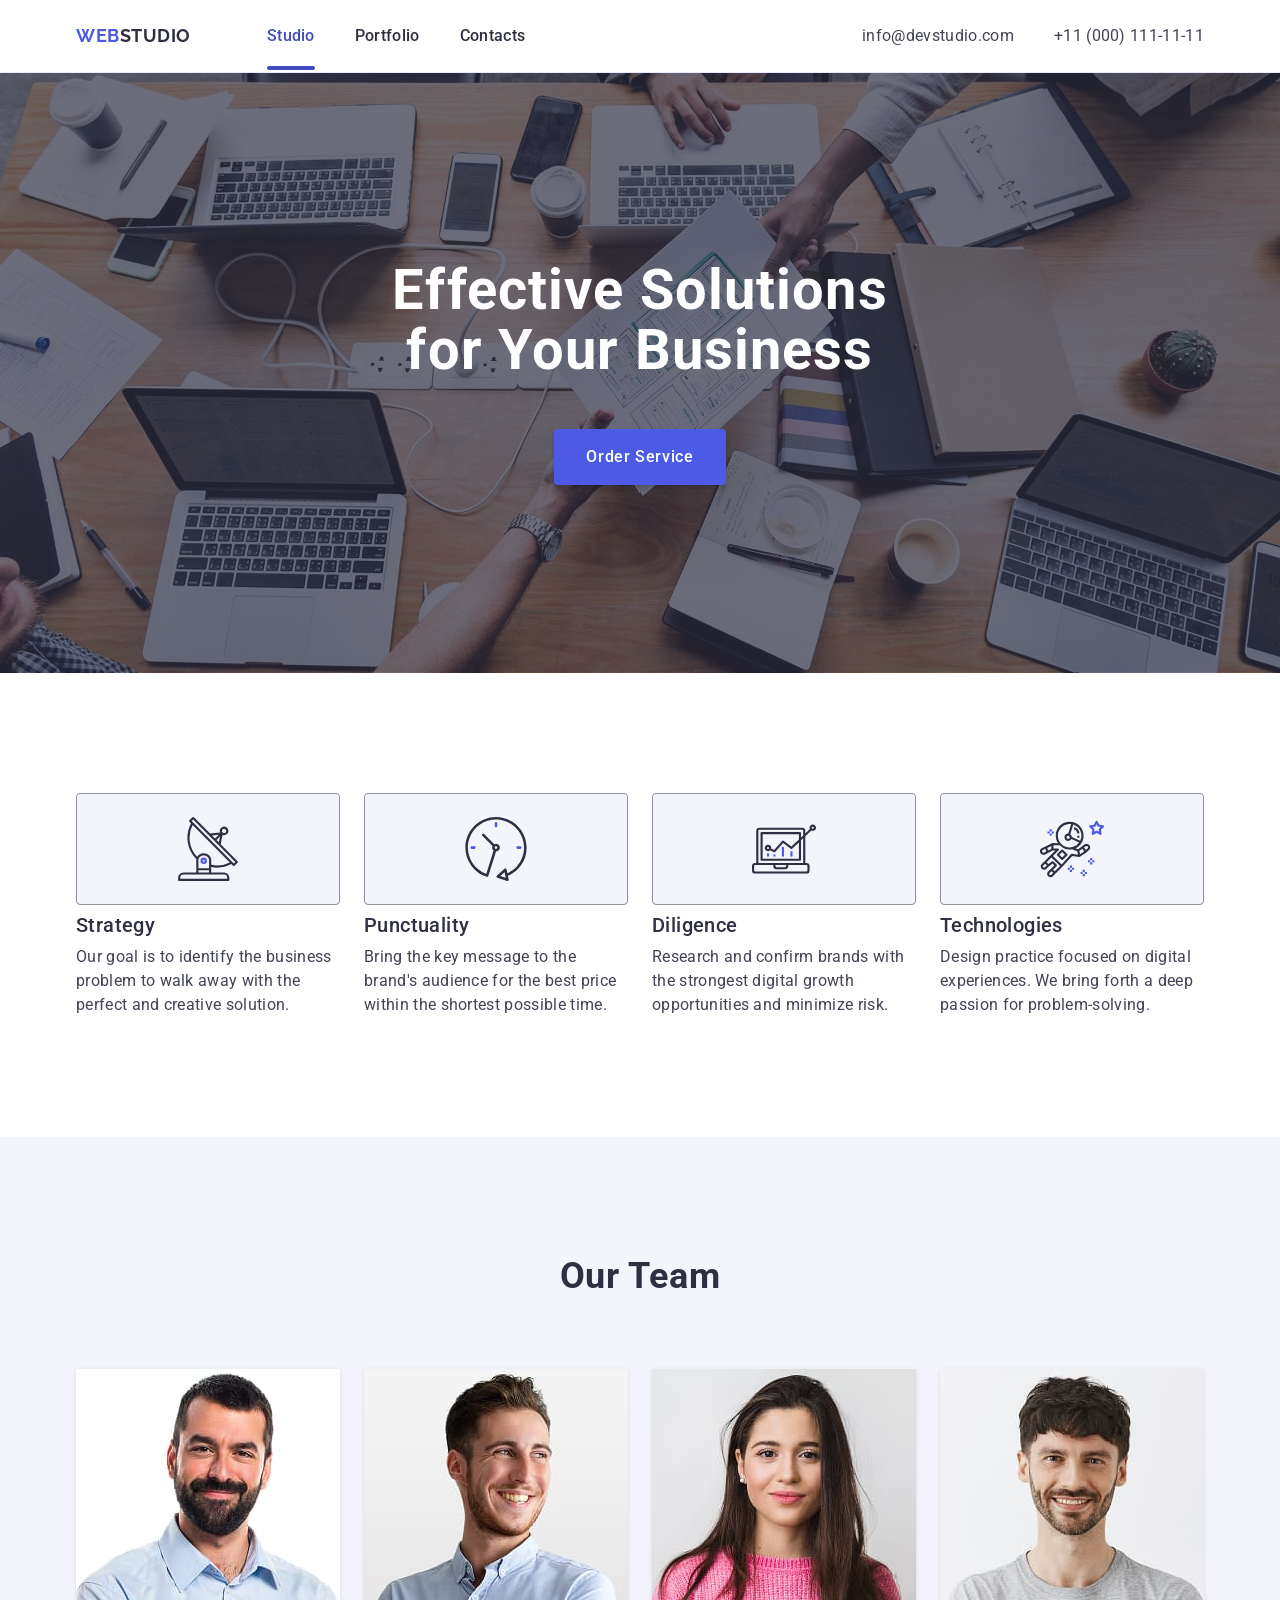
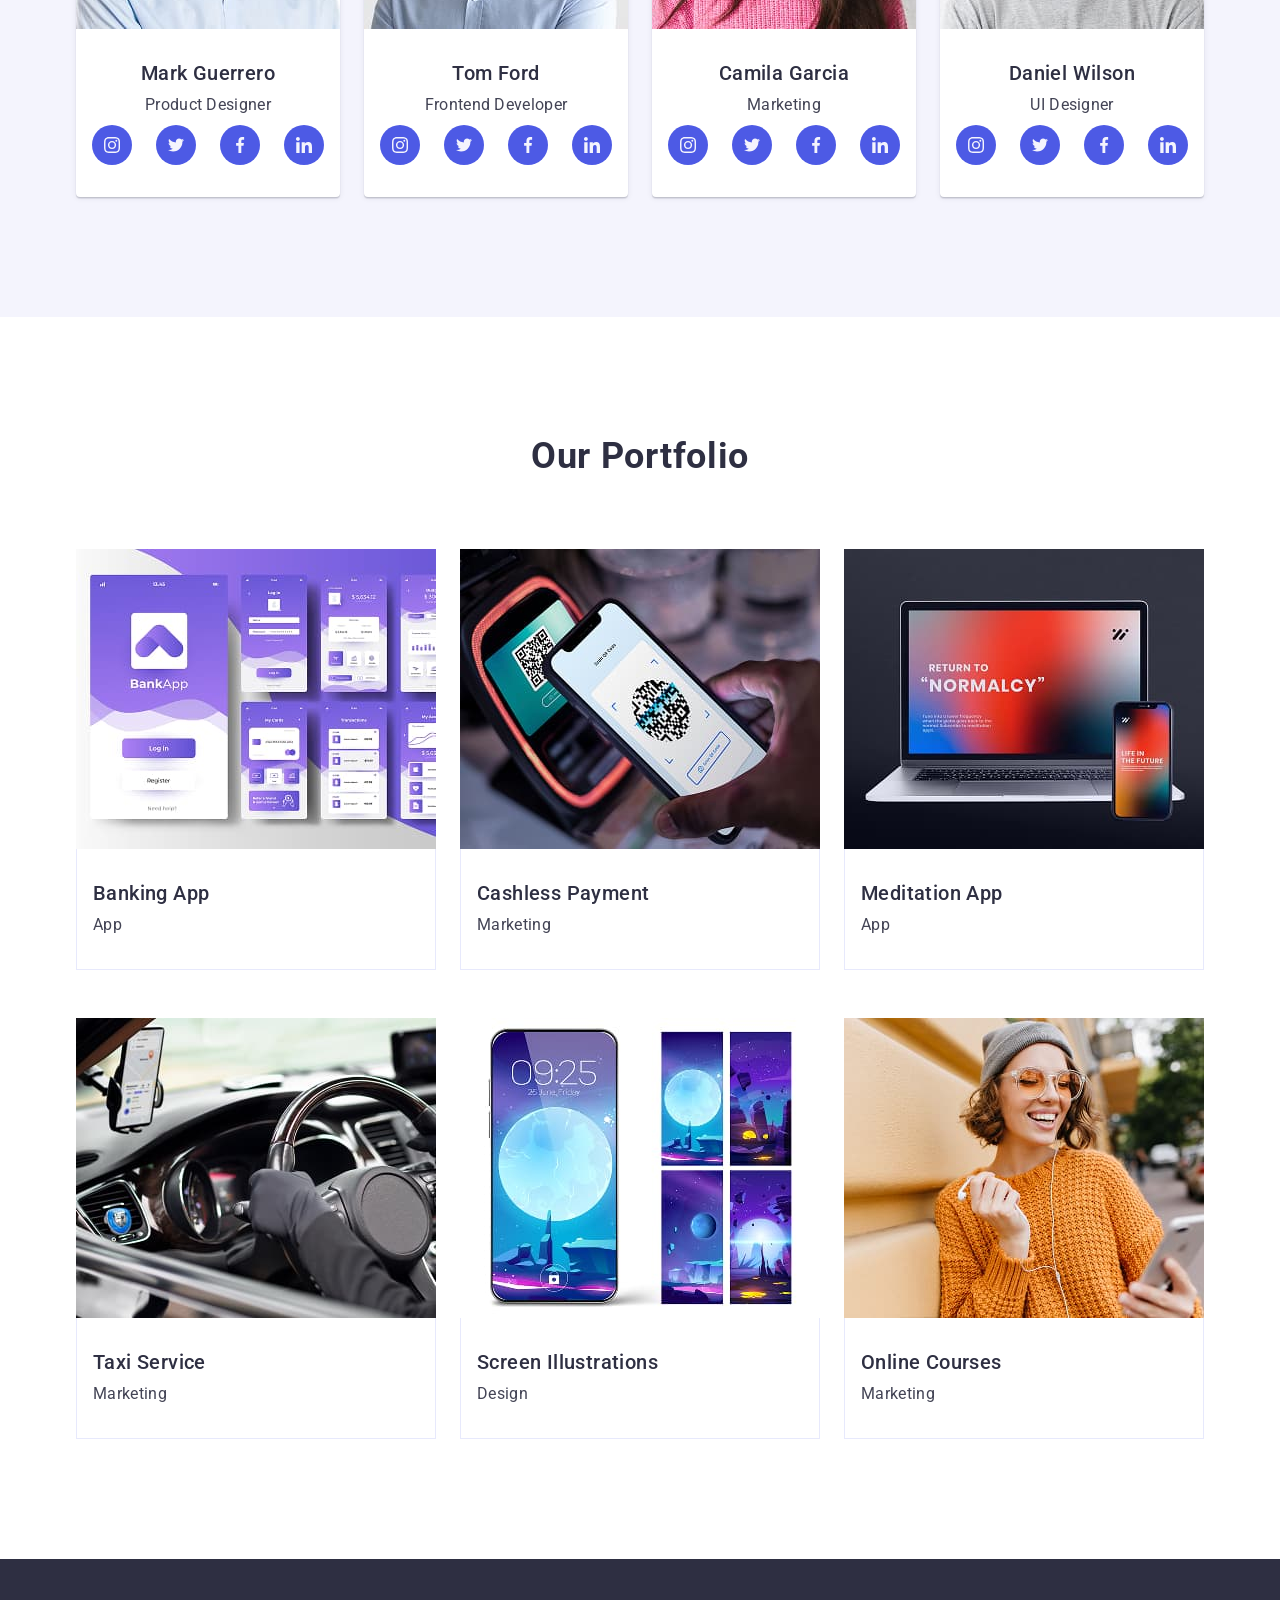
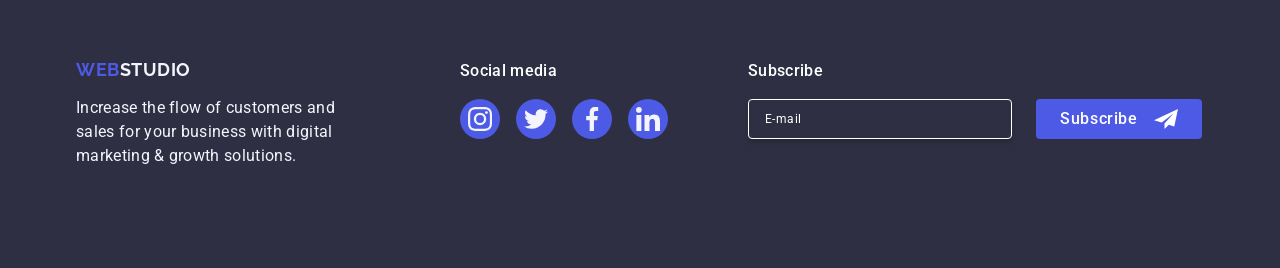
<file: index.html>
<!DOCTYPE html>
<html lang="en">
  <head>
    <meta charset="UTF-8" />
    <meta name="viewport" content="width=device-width, initial-scale=1.0" />
    <link rel="preconnect" href="https://fonts.googleapis.com" />
    <link rel="preconnect" href="https://fonts.gstatic.com" crossorigin />
    <link
      href="https://fonts.googleapis.com/css2?family=Raleway:wght@700&family=Roboto:wght@100..900&display=swap"
      rel="stylesheet"
    />
    <link
      rel="stylesheet"
      href="https://cdnjs.cloudflare.com/ajax/libs/modern-normalize/1.1.0/modern-normalize.min.css"
    />
    <link rel="stylesheet" href="./css/styles.css" />
    <title>Homework #1</title>
  </head>
  <body>
    <header class="header">
      <div class="container">
        <nav class="header-nav">
          <a href="./index.html" class="logo"
            >Web<span class="logo-span">Studio</span></a
          >
          <ul class="header-nav-list list">
            <li class="list-item">
              <a href="./index.html" class="link current">Studio</a>
            </li>
            <li class="list-item"><a href="" class="link">Portfolio</a></li>
            <li class="list-item"><a href="" class="link">Contacts</a></li>
          </ul>
        </nav>
        <address class="header-address">
          <ul class="header-address-list list">
            <li class="list-item">
              <a href="mailto:info@devstudio.com" class="link"
                >info@devstudio.com</a
              >
            </li>
            <li class="list-item">
              <a href="tel:+110001111111" class="link">+11 (000) 111-11-11</a>
            </li>
          </ul>
        </address>
      </div>
    </header>

    <main>
      <section class="order-section">
        <div class="container">
          <h1 class="main-title">Effective Solutions for Your Business</h1>
          <button type="button" class="button">Order Service</button>
        </div>
      </section>

      <section class="values-section">
        <div class="container">
          <!-- will be hidden later -->
          <h2 class="section-title visually-hidden">Our Values</h2>
          <ul class="values-section-list list">
            <li class="list-item">
              <div class="icon-container">
                <svg class="icon" width="64" height="64">
                  <use href="./images/icons.svg#icon-antenna"></use>
                </svg>
              </div>
              <h3 class="sub-title">Strategy</h3>
              <p class="text">
                Our goal is to identify the business problem to walk away with
                the perfect and creative solution.
              </p>
            </li>
            <li class="list-item">
              <div class="icon-container">
                <svg class="icon" width="64" height="64">
                  <use href="./images/icons.svg#icon-clock"></use>
                </svg>
              </div>
              <h3 class="sub-title">Punctuality</h3>
              <p class="text">
                Bring the key message to the brand's audience for the best price
                within the shortest possible time.
              </p>
            </li>
            <li class="list-item">
              <div class="icon-container">
                <svg class="icon" width="64" height="64">
                  <use href="./images/icons.svg#icon-diagram"></use>
                </svg>
              </div>
              <h3 class="sub-title">Diligence</h3>
              <p class="text">
                Research and confirm brands with the strongest digital growth
                opportunities and minimize risk.
              </p>
            </li>
            <li class="list-item">
              <div class="icon-container">
                <svg class="icon" width="64" height="64">
                  <use href="./images/icons.svg#icon-astronaut"></use>
                </svg>
              </div>
              <h3 class="sub-title">Technologies</h3>
              <p class="text">
                Design practice focused on digital experiences. We bring forth a
                deep passion for problem-solving.
              </p>
            </li>
          </ul>
        </div>
      </section>

      <section class="team-section">
        <div class="container">
          <h2 class="section-title">Our Team</h2>
          <ul class="team-section-list list">
            <li class="list-item">
              <img
                src="./images/mark-guerrero.jpg"
                alt="Mark Guerrero, Product Designer of the team"
                width="264"
              />
              <div class="team-card-content">
                <h3 class="sub-title">Mark Guerrero</h3>
                <p class="text">Product Designer</p>
                <ul class="team-links-list list">
                  <li class="list-item">
                    <a
                      href="https://www.instagram.com"
                      target="_blank"
                      class="link"
                    >
                      <svg class="icon" width="16" height="16">
                        <use href="./images/icons.svg#icon-instagram"></use>
                      </svg>
                    </a>
                  </li>
                  <li class="list-item">
                    <a href="https://x.com" target="_blank" class="link">
                      <svg class="icon" width="16" height="16">
                        <use href="./images/icons.svg#icon-twitter"></use>
                      </svg>
                    </a>
                  </li>
                  <li class="list-item">
                    <a
                      href="https://www.facebook.com"
                      target="_blank"
                      class="link"
                    >
                      <svg class="icon" width="16" height="16">
                        <use href="./images/icons.svg#icon-facebook"></use>
                      </svg>
                    </a>
                  </li>
                  <li class="list-item">
                    <a href="https://linkedin.com" target="_blank" class="link">
                      <svg class="icon" width="16" height="16">
                        <use href="./images/icons.svg#icon-linkedin"></use>
                      </svg>
                    </a>
                  </li>
                </ul>
              </div>
            </li>
            <li class="list-item">
              <img
                src="./images/tom-ford.jpg"
                alt="Tom Ford, Frontend Developer, smiling"
                width="264"
              />
              <div class="team-card-content">
                <h3 class="sub-title">Tom Ford</h3>
                <p class="text">Frontend Developer</p>
                <ul class="team-links-list list">
                  <li class="list-item">
                    <a
                      href="https://www.instagram.com"
                      target="_blank"
                      class="link"
                    >
                      <svg class="icon" width="16" height="16">
                        <use href="./images/icons.svg#icon-instagram"></use>
                      </svg>
                    </a>
                  </li>
                  <li class="list-item">
                    <a href="https://x.com" target="_blank" class="link">
                      <svg class="icon" width="16" height="16">
                        <use href="./images/icons.svg#icon-twitter"></use>
                      </svg>
                    </a>
                  </li>
                  <li class="list-item">
                    <a
                      href="https://www.facebook.com"
                      target="_blank"
                      class="link"
                    >
                      <svg class="icon" width="16" height="16">
                        <use href="./images/icons.svg#icon-facebook"></use>
                      </svg>
                    </a>
                  </li>
                  <li class="list-item">
                    <a href="https://linkedin.com" target="_blank" class="link">
                      <svg class="icon" width="16" height="16">
                        <use href="./images/icons.svg#icon-linkedin"></use>
                      </svg>
                    </a>
                  </li>
                </ul>
              </div>
            </li>
            <li class="list-item">
              <img
                src="./images/camila-garcia.jpg"
                alt="Camila Garcia, Marketing Specialist, wearing a pink sweater"
                width="264"
              />
              <div class="team-card-content">
                <h3 class="sub-title">Camila Garcia</h3>
                <p class="text">Marketing</p>
                <ul class="team-links-list list">
                  <li class="list-item">
                    <a
                      href="https://www.instagram.com"
                      target="_blank"
                      class="link"
                    >
                      <svg class="icon" width="16" height="16">
                        <use href="./images/icons.svg#icon-instagram"></use>
                      </svg>
                    </a>
                  </li>
                  <li class="list-item">
                    <a href="https://x.com" target="_blank" class="link">
                      <svg class="icon" width="16" height="16">
                        <use href="./images/icons.svg#icon-twitter"></use>
                      </svg>
                    </a>
                  </li>
                  <li class="list-item">
                    <a
                      href="https://www.facebook.com"
                      target="_blank"
                      class="link"
                    >
                      <svg class="icon" width="16" height="16">
                        <use href="./images/icons.svg#icon-facebook"></use>
                      </svg>
                    </a>
                  </li>
                  <li class="list-item">
                    <a href="https://linkedin.com" target="_blank" class="link">
                      <svg class="icon" width="16" height="16">
                        <use href="./images/icons.svg#icon-linkedin"></use>
                      </svg>
                    </a>
                  </li>
                </ul>
              </div>
            </li>
            <li class="list-item">
              <img
                src="./images/daniel-wilson.jpg"
                alt="Daniel Wilson, UI Designer, with short hair and a beard"
                width="264"
              />
              <div class="team-card-content">
                <h3 class="sub-title">Daniel Wilson</h3>
                <p class="text">UI Designer</p>
                <ul class="team-links-list list">
                  <li class="list-item">
                    <a
                      href="https://www.instagram.com"
                      target="_blank"
                      class="link"
                    >
                      <svg class="icon" width="16" height="16">
                        <use href="./images/icons.svg#icon-instagram"></use>
                      </svg>
                    </a>
                  </li>
                  <li class="list-item">
                    <a href="https://x.com" target="_blank" class="link">
                      <svg class="icon" width="16" height="16">
                        <use href="./images/icons.svg#icon-twitter"></use>
                      </svg>
                    </a>
                  </li>
                  <li class="list-item">
                    <a
                      href="https://www.facebook.com"
                      target="_blank"
                      class="link"
                    >
                      <svg class="icon" width="16" height="16">
                        <use href="./images/icons.svg#icon-facebook"></use>
                      </svg>
                    </a>
                  </li>
                  <li class="list-item">
                    <a href="https://linkedin.com" target="_blank" class="link">
                      <svg class="icon" width="16" height="16">
                        <use href="./images/icons.svg#icon-linkedin"></use>
                      </svg>
                    </a>
                  </li>
                </ul>
              </div>
            </li>
          </ul>
        </div>
      </section>

      <section class="portfolio-section">
        <div class="container">
          <h2 class="section-title">Our Portfolio</h2>
          <ul class="portfolio-section-list list">
            <li class="portfolio-list-item list-item">
              <div class="portfolio-image-wrap">
                <img
                  src="./images/banking-app.jpg"
                  alt="Mobile banking app interface in purple tones"
                  width="360"
                />
                <p class="portfolio-card-overlay text">
                  14 Stylish and User-Friendly App Design Concepts · Task
                  Manager App · Calorie Tracker App · Exotic Fruit Ecommerce App
                  · Cloud Storage App
                </p>
              </div>
              <div class="portfolio-card-content">
                <h3 class="sub-title">Banking App</h3>
                <p class="text">App</p>
              </div>
            </li>
            <li class="portfolio-list-item list-item">
              <div class="portfolio-image-wrap">
                <img
                  src="./images/cashless-payment.jpg"
                  alt="Person making a payment using a QR code on a smartphone"
                  width="360"
                />
                <p class="portfolio-card-overlay text">
                  14 Stylish and User-Friendly App Design Concepts · Task
                  Manager App · Calorie Tracker App · Exotic Fruit Ecommerce App
                  · Cloud Storage App
                </p>
              </div>
              <div class="portfolio-card-content">
                <h3 class="sub-title">Cashless Payment</h3>
                <p class="text">Marketing</p>
              </div>
            </li>
            <li class="portfolio-list-item list-item">
              <div class="portfolio-image-wrap">
                <img
                  src="./images/meditation-app.jpg"
                  alt="Laptop and smartphone displaying a meditation app screen"
                  width="360"
                />
                <p class="portfolio-card-overlay text">
                  14 Stylish and User-Friendly App Design Concepts · Task
                  Manager App · Calorie Tracker App · Exotic Fruit Ecommerce App
                  · Cloud Storage App
                </p>
              </div>
              <div class="portfolio-card-content">
                <h3 class="sub-title">Meditation App</h3>
                <p class="text">App</p>
              </div>
            </li>
            <li class="portfolio-list-item list-item">
              <div class="portfolio-image-wrap">
                <img
                  src="./images/taxi-service.jpg"
                  alt="Gloved hand holding a car steering wheel with navigation on"
                  width="360"
                />
                <p class="portfolio-card-overlay text">
                  14 Stylish and User-Friendly App Design Concepts · Task
                  Manager App · Calorie Tracker App · Exotic Fruit Ecommerce App
                  · Cloud Storage App
                </p>
              </div>
              <div class="portfolio-card-content">
                <h3 class="sub-title">Taxi Service</h3>
                <p class="text">Marketing</p>
              </div>
            </li>
            <li class="portfolio-list-item list-item">
              <div class="portfolio-image-wrap">
                <img
                  src="./images/screen-illustrations.jpg"
                  alt="Futuristic moon-themed illustration on a smartphone screen"
                  width="360"
                />
                <p class="portfolio-card-overlay text">
                  14 Stylish and User-Friendly App Design Concepts · Task
                  Manager App · Calorie Tracker App · Exotic Fruit Ecommerce App
                  · Cloud Storage App
                </p>
              </div>
              <div class="portfolio-card-content">
                <h3 class="sub-title">Screen Illustrations</h3>
                <p class="text">Design</p>
              </div>
            </li>
            <li class="portfolio-list-item list-item">
              <div class="portfolio-image-wrap">
                <img
                  src="./images/online-courses.jpg"
                  alt="Smiling woman in glasses and a beanie listening to an online course outdoors"
                  width="360"
                />
                <p class="portfolio-card-overlay text">
                  14 Stylish and User-Friendly App Design Concepts · Task
                  Manager App · Calorie Tracker App · Exotic Fruit Ecommerce App
                  · Cloud Storage App
                </p>
              </div>
              <div class="portfolio-card-content">
                <h3 class="sub-title">Online Courses</h3>
                <p class="text">Marketing</p>
              </div>
            </li>
          </ul>
        </div>
      </section>
    </main>

    <footer class="footer">
      <div class="container">
        <div class="footer-descr-wrap">
          <a href="./index.html" class="logo"
            >Web<span class="logo-span">Studio</span></a
          >
          <p class="text">
            Increase the flow of customers and sales for your business with
            digital marketing & growth solutions.
          </p>
        </div>
        <div class="footer-socials-wrap">
          <p class="footer-socials-text">Social media</p>
          <ul class="footer-socials-list list">
            <li class="list-item">
              <a href="https://www.instagram.com" target="_blank" class="link">
                <svg class="icon" width="24" height="24">
                  <use href="./images/icons.svg#icon-instagram"></use>
                </svg>
              </a>
            </li>
            <li class="list-item">
              <a href="https://x.com" target="_blank" class="link">
                <svg class="icon" width="24" height="24">
                  <use href="./images/icons.svg#icon-twitter"></use>
                </svg>
              </a>
            </li>
            <li class="list-item">
              <a href="https://www.facebook.com" target="_blank" class="link">
                <svg class="icon" width="24" height="24">
                  <use href="./images/icons.svg#icon-facebook"></use>
                </svg>
              </a>
            </li>
            <li class="list-item">
              <a href="https://linkedin.com" target="_blank" class="link">
                <svg class="icon" width="24" height="24">
                  <use href="./images/icons.svg#icon-linkedin"></use>
                </svg>
              </a>
            </li>
          </ul>
        </div>
        <div class="footer-form-wrap">
          <p class="text">Subscribe</p>
          <form class="footer-form" name="subscribe-form">
            <label class="footer-form-label">
              <input
                type="email"
                class="input"
                name="email"
                placeholder="E-mail"
              />
            </label>
            <button type="submit" class="footer-form-button button">
              Subscribe
              <svg class="icon" width="24" height="24">
                <use href="./images/icons.svg#icon-telegram"></use>
              </svg>
            </button>
          </form>
        </div>
      </div>
    </footer>

    <div class="modal-wrap">
      <div class="modal">
        <button class="modal-close-button button" type="button">
          <svg class="icon" width="8" height="8">
            <use href="./images/icons.svg#icon-close"></use>
          </svg>
        </button>
        <p class="text">Leave your contacts and we will call you back</p>
        <form class="modal-form" name="modal-form">
          <div class="form-item-wrap">
            <label class="modal-form-label" for="user-name"> Name </label>
            <div class="input-wrap">
              <input
                class="modal-form-input"
                type="text"
                name="user-name"
                id="user-name"
              />
              <svg class="icon" width="18" height="24">
                <use href="./images/icons.svg#icon-person"></use>
              </svg>
            </div>
          </div>

          <div class="form-item-wrap">
            <label class="modal-form-label" for="user-phone"> Phone </label>
            <div class="input-wrap">
              <input
                class="modal-form-input"
                type="tel"
                name="user-phone"
                id="user-phone"
              />
              <svg class="icon" width="18" height="24">
                <use href="./images/icons.svg#icon-phone"></use>
              </svg>
            </div>
          </div>

          <div class="form-item-wrap">
            <label class="modal-form-label" for="user-email"> Email </label>
            <div class="input-wrap">
              <input
                class="modal-form-input"
                type="email"
                name="user-email"
                id="user-email"
              />
              <svg class="icon" width="18" height="24">
                <use href="./images/icons.svg#icon-email"></use>
              </svg>
            </div>
          </div>

          <div class="form-textarea-wrap">
            <label class="modal-form-label" for="user-comment"> Comment </label>
            <textarea
              class="textarea"
              name="user-comment"
              id="user-comment"
              placeholder="Text input"
            ></textarea>
          </div>

          <div class="modal-custom-checkbox">
            <input
              type="checkbox"
              class="modal-custom-checkbox-input visually-hidden"
              value="true"
              name="user-privacy"
              id="user-privacy"
            />
            <label class="modal-custom-checkbox-label" for="user-privacy">
              <span class="checkbox">
                <svg class="checkmark" width="10" height="8">
                  <use href="./images/icons.svg#icon-check"></use>
                </svg>
              </span>
              I accept the terms and conditions of the
              <a class="link" href="">Privacy Policy</a>
            </label>
          </div>

          <button class="modal-form-submit-btn button" type="submit">
            Send
          </button>
        </form>
      </div>
    </div>
  </body>
</html>
</file>
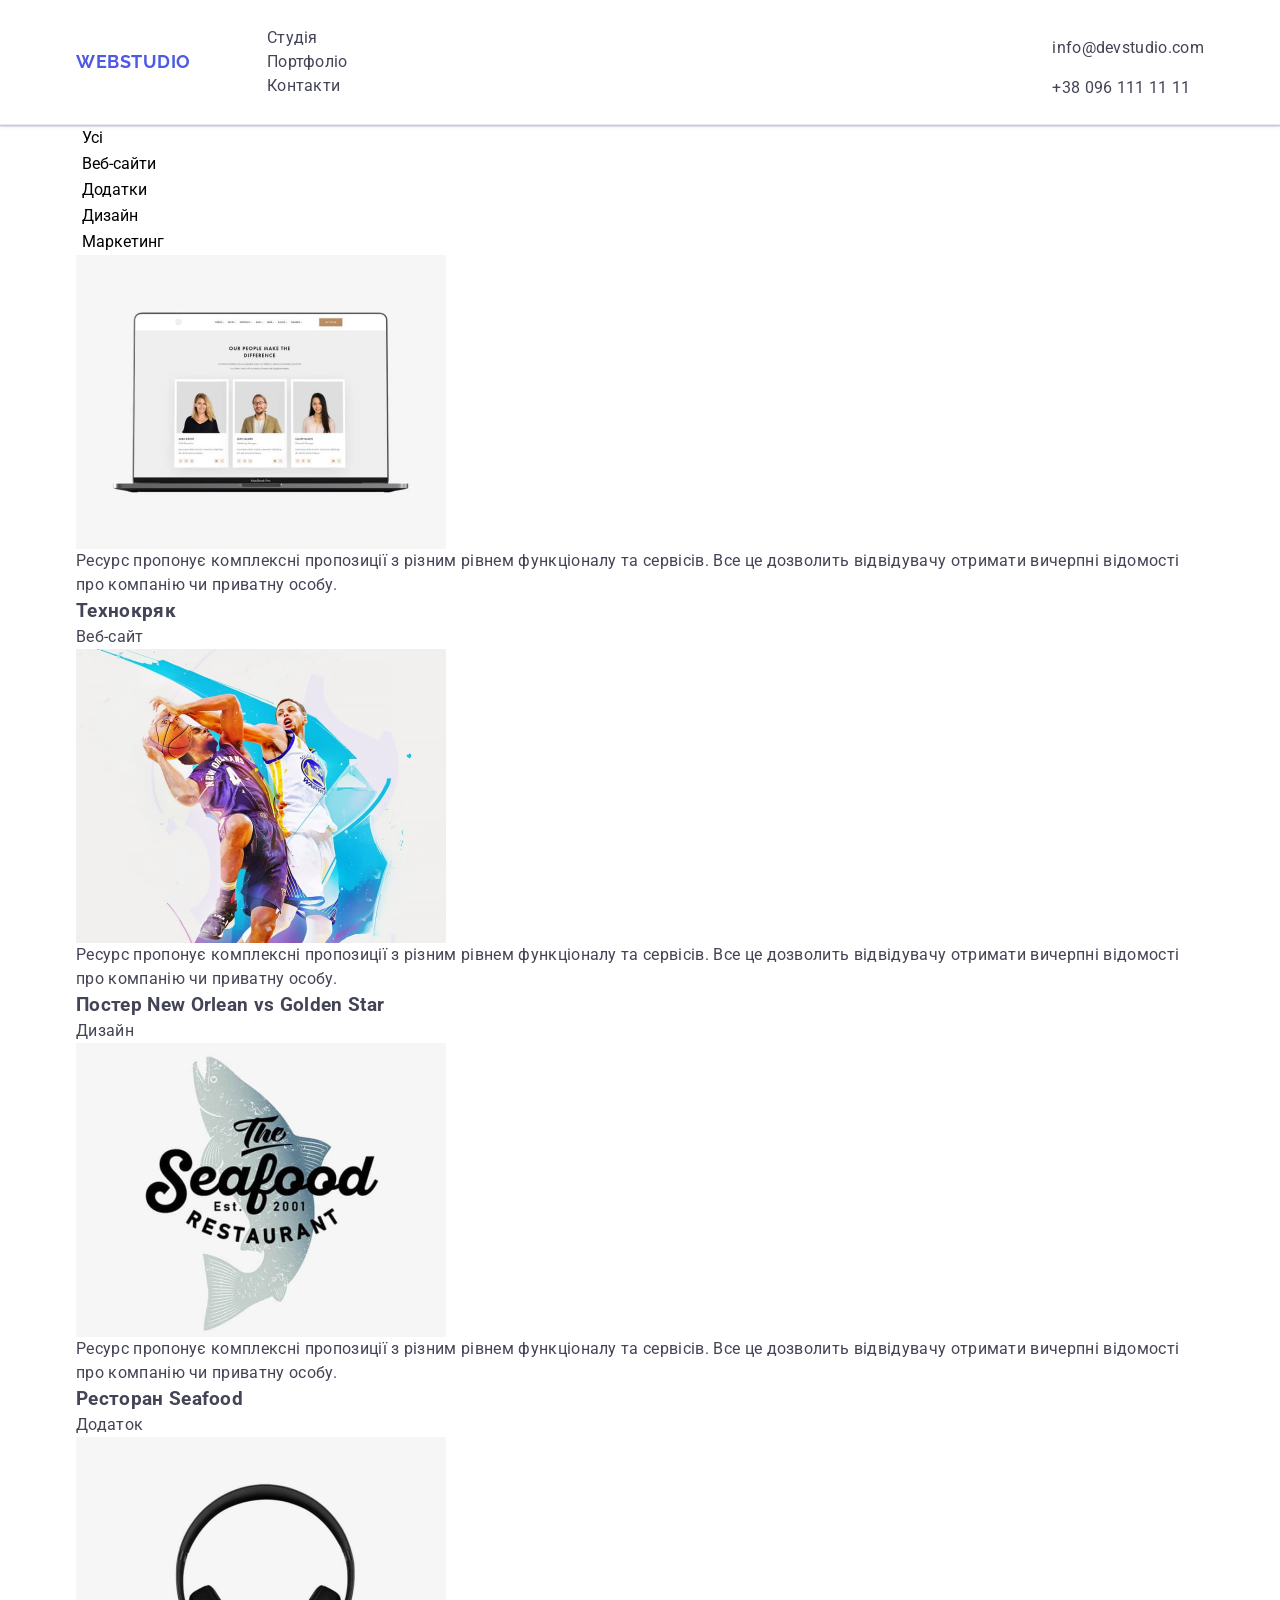
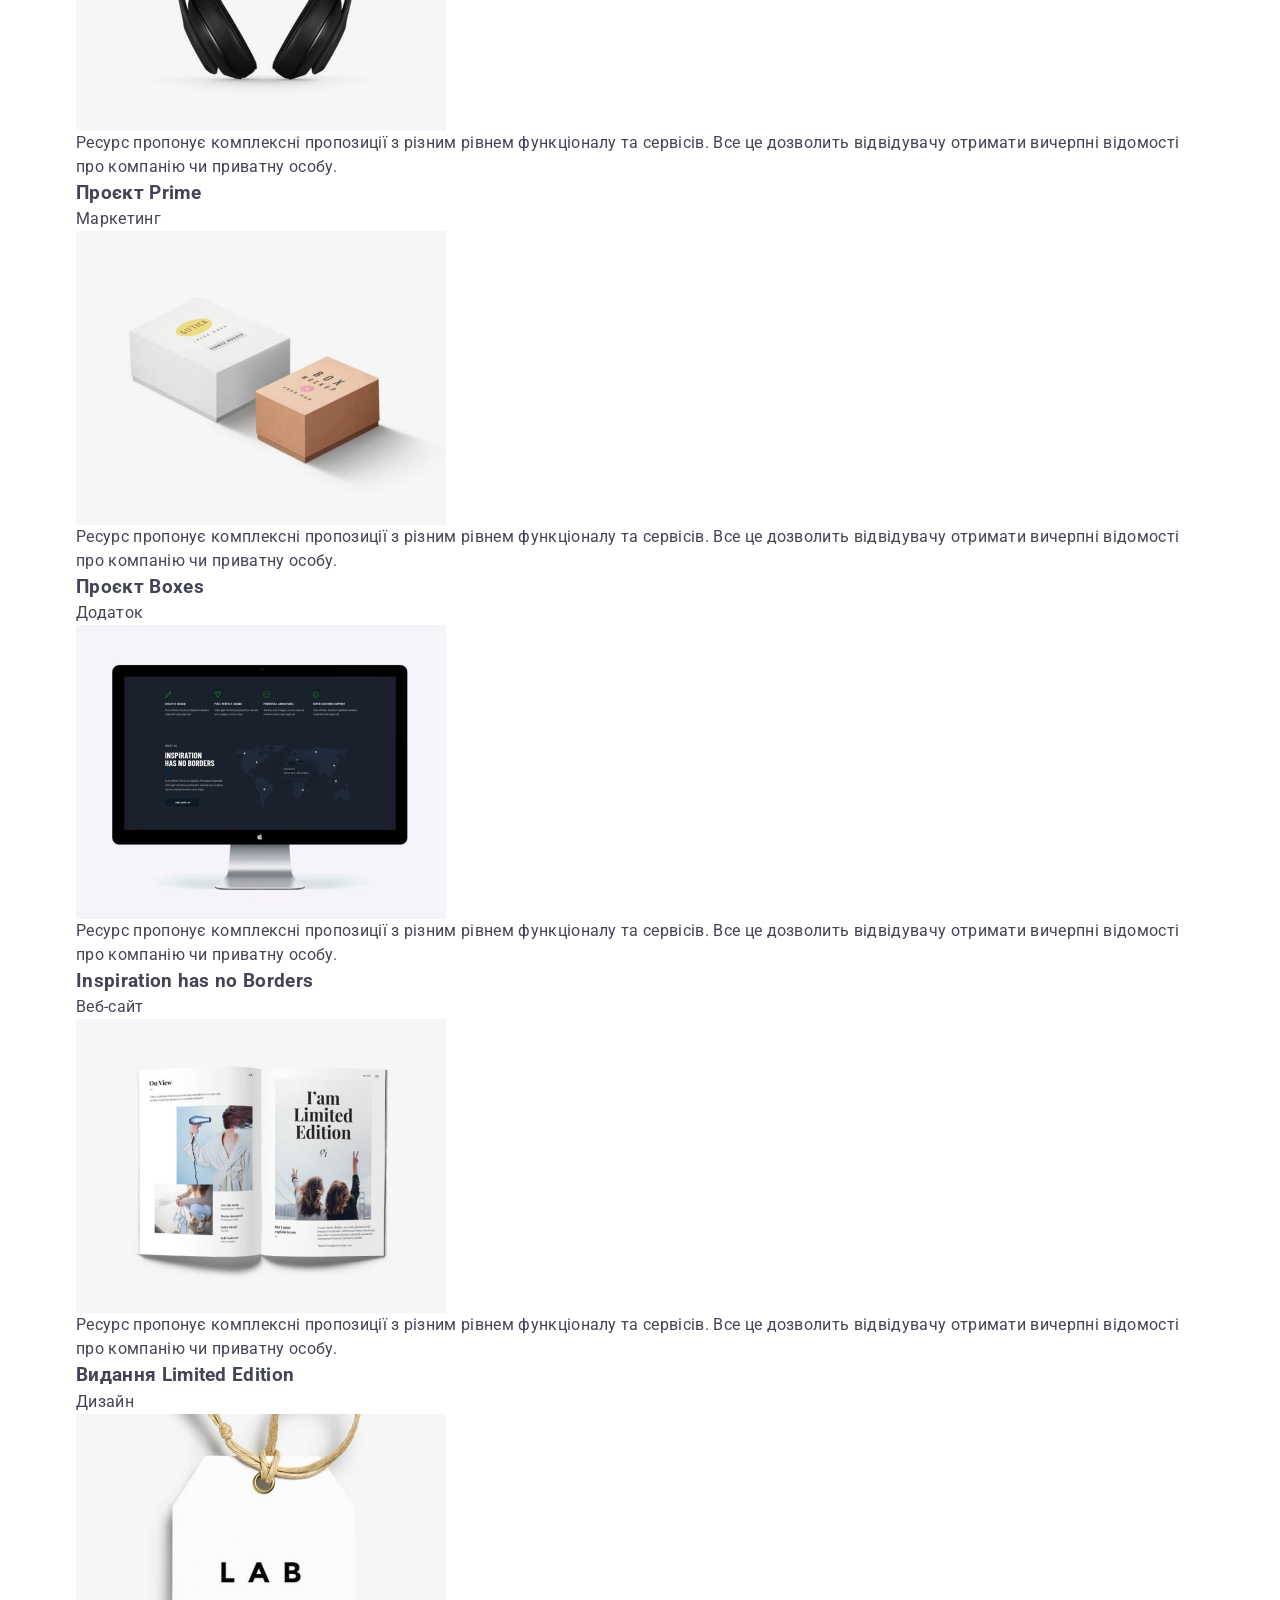
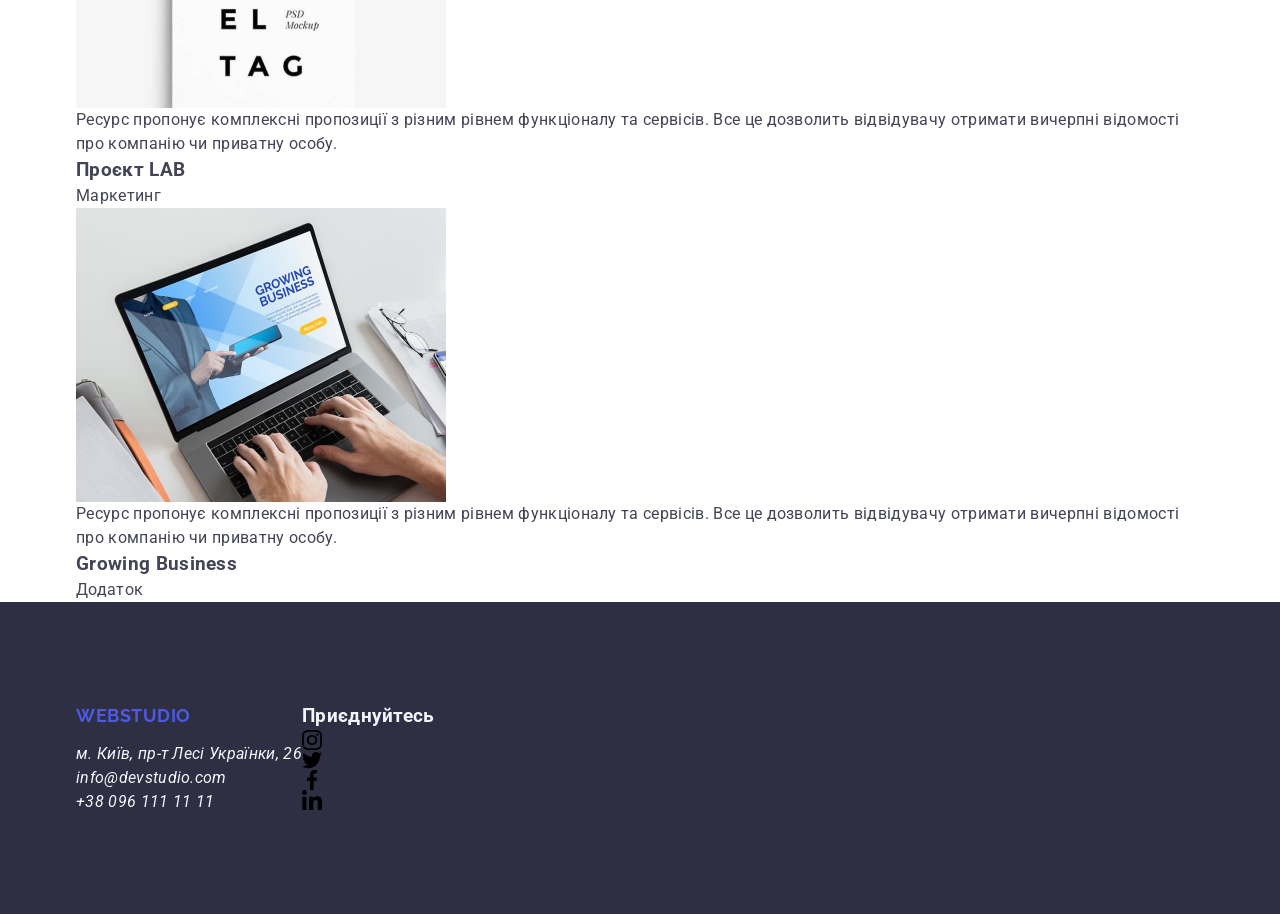
<file: portfolio.html>
<!DOCTYPE html>
<html lang="uk">
  <head>
    <meta charset="UTF-8" />
    <meta http-equiv="X-UA-Compatible" content="IE=edge" />
    <meta name="viewport" content="width=device-width, initial-scale=1.0" />
    <title>Портфоліо</title>
    <link
      href="https://fonts.googleapis.com/css2?family=Raleway:wght@700&family=Roboto:wght@400;500;700;900&display=swap"
      rel="stylesheet"
    />
    <link
      rel="stylesheet"
      href="https://cdn.jsdelivr.net/npm/modern-normalize@1.1.0/modern-normalize.min.css"
    />
    <link rel="stylesheet" href="./css/styles.css" />
  </head>

  <body>
    <header class="header">
      <div class="container">
        <nav class="header-nav">
          <a href="./index.html" class="logo"><span class="logo-part">Web</span>Studio</a>
          <ul class="list">
            <li><a href="./index.html" class="link">Студія</a></li>
            <li><a href="./portfolio.html" class="link current">Портфоліо</a></li>
            <li><a href="#" class="link">Контакти</a></li>
          </ul>
        </nav>
        <ul class="header-contacts list">
          <li>
            <a href="mailto:info@devstudio.com" class="header-mail link"
              ><svg class="header-contacts-icon" width="16px" height="12px">
                <use href="./images/icons.svg#icon-envelope"></use>
              </svg>
              info@devstudio.com</a
            >
          </li>
          <li>
            <a href="tel:+380961111111" class="link"
              ><svg class="header-contacts-icon" width="10px" height="16px">
                <use href="./images/icons.svg#icon-smartphone"></use>
              </svg>
              +38 096 111 11 11</a
            >
          </li>
        </ul>
      </div>
    </header>

    <main>
      <section class="section portfolio">
        <div class="container">
          <h1 class="section-title visually-hidden">Наші проекти</h1>
          <ul class="portfolio-filter list">
            <li><button type="button" class="button current">Усі</button></li>
            <li><button type="button" class="button">Веб-сайти</button></li>
            <li><button type="button" class="button">Додатки</button></li>
            <li><button type="button" class="button">Дизайн</button></li>
            <li><button type="button" class="button">Маркетинг</button></li>
          </ul>

          <ul class="projects-list list">
            <li class="project-card">
              <a href="" class="project-card-link">
                <div class="card-img-container">
                  <img src="./images/img01.jpg" alt="Ноутбук з відкритим сайтом" width="370" />
                  <p class="card-img-text">
                    Ресурс пропонує комплексні пропозиції з різним рівнем функціоналу та сервісів.
                    Все це дозволить відвідувачу отримати вичерпні відомості про компанію чи
                    приватну особу.
                  </p>
                </div>
                <div class="card-bottom">
                  <h3 class="title">Технокряк</h3>
                  <p class="text">Веб-сайт</p>
                </div>
              </a>
            </li>
            <li class="project-card">
              <a href="" class="project-card-link">
                <div class="card-img-container">
                  <img src="./images/img02.jpg" alt="Два баскетболісти у стрибку" width="370" />
                  <p class="card-img-text">
                    Ресурс пропонує комплексні пропозиції з різним рівнем функціоналу та сервісів.
                    Все це дозволить відвідувачу отримати вичерпні відомості про компанію чи
                    приватну особу.
                  </p>
                </div>
                <div class="card-bottom">
                  <h3 class="title" lang="en">Постер New Orlean vs Golden Star</h3>
                  <p class="text">Дизайн</p>
                </div>
              </a>
            </li>
            <li class="project-card">
              <a href="" class="project-card-link">
                <div class="card-img-container">
                  <img src="./images/img03.jpg" alt="Лого ресторану" width="370" />
                  <p class="card-img-text">
                    Ресурс пропонує комплексні пропозиції з різним рівнем функціоналу та сервісів.
                    Все це дозволить відвідувачу отримати вичерпні відомості про компанію чи
                    приватну особу.
                  </p>
                </div>
                <div class="card-bottom">
                  <h3 class="title" lang="en">Ресторан Seafood</h3>
                  <p class="text">Додаток</p>
                </div>
              </a>
            </li>
            <li class="project-card">
              <a href="" class="project-card-link">
                <div class="card-img-container">
                  <img src="./images/img04.jpg" alt="Чорні повнорозмірні навушники" width="370" />
                  <p class="card-img-text">
                    Ресурс пропонує комплексні пропозиції з різним рівнем функціоналу та сервісів.
                    Все це дозволить відвідувачу отримати вичерпні відомості про компанію чи
                    приватну особу.
                  </p>
                </div>
                <div class="card-bottom">
                  <h3 class="title" lang="en">Проєкт Prime</h3>
                  <p class="text">Маркетинг</p>
                </div>
              </a>
            </li>
            <li class="project-card">
              <a href="" class="project-card-link">
                <div class="card-img-container">
                  <img src="./images/img05.jpg" alt="Дві дизайнерські коробочки" width="370" />
                  <p class="card-img-text">
                    Ресурс пропонує комплексні пропозиції з різним рівнем функціоналу та сервісів.
                    Все це дозволить відвідувачу отримати вичерпні відомості про компанію чи
                    приватну особу.
                  </p>
                </div>
                <div class="card-bottom">
                  <h3 class="title" lang="en">Проєкт Boxes</h3>
                  <p class="text">Додаток</p>
                </div>
              </a>
            </li>
            <li class="project-card">
              <a href="" class="project-card-link">
                <div class="card-img-container">
                  <img src="./images/img06.jpg" alt="Відкритий на компьютері сайт" width="370" />
                  <p class="card-img-text">
                    Ресурс пропонує комплексні пропозиції з різним рівнем функціоналу та сервісів.
                    Все це дозволить відвідувачу отримати вичерпні відомості про компанію чи
                    приватну особу.
                  </p>
                </div>
                <div class="card-bottom">
                  <h3 class="title" lang="en">Inspiration has no Borders</h3>
                  <p class="text">Веб-сайт</p>
                </div>
              </a>
            </li>
            <li class="project-card">
              <a href="" class="project-card-link">
                <div class="card-img-container">
                  <img src="./images/img07.jpg" alt="Відкрита книга" width="370" />
                  <p class="card-img-text">
                    Ресурс пропонує комплексні пропозиції з різним рівнем функціоналу та сервісів.
                    Все це дозволить відвідувачу отримати вичерпні відомості про компанію чи
                    приватну особу.
                  </p>
                </div>
                <div class="card-bottom">
                  <h3 class="title" lang="en">Видання Limited Edition</h3>
                  <p class="text">Дизайн</p>
                </div>
              </a>
            </li>
            <li class="project-card">
              <a href="" class="project-card-link">
                <div class="card-img-container">
                  <img src="./images/img08.jpg" alt="Бирка з логотипом" width="370" />
                  <p class="card-img-text">
                    Ресурс пропонує комплексні пропозиції з різним рівнем функціоналу та сервісів.
                    Все це дозволить відвідувачу отримати вичерпні відомості про компанію чи
                    приватну особу.
                  </p>
                </div>
                <div class="card-bottom">
                  <h3 class="title" lang="en">Проєкт LAB</h3>
                  <p class="text">Маркетинг</p>
                </div>
              </a>
            </li>
            <li class="project-card">
              <a href="" class="project-card-link">
                <div class="card-img-container">
                  <img src="./images/img09.jpg" alt="Людина працює за ноутбуком" width="370" />
                  <p class="card-img-text">
                    Ресурс пропонує комплексні пропозиції з різним рівнем функціоналу та сервісів.
                    Все це дозволить відвідувачу отримати вичерпні відомості про компанію чи
                    приватну особу.
                  </p>
                </div>
                <div class="card-bottom">
                  <h3 class="title" lang="en">Growing Business</h3>
                  <p class="text">Додаток</p>
                </div>
              </a>
            </li>
          </ul>
        </div>
      </section>
    </main>

    <footer class="footer">
      <div class="container">
        <div class="address-container">
          <a href="./index.html" class="logo"><span class="logo-part">Web</span>Studio</a>
          <address>
            <ul class="footer-contacts list">
              <li class="item">
                <a
                  href="https://goo.gl/maps/CPtrU1FHBa2aNyZL9"
                  target="_blank"
                  rel="noopener noreferrer nofollow"
                  class="link location"
                  >м. Київ, пр-т Лесі Українки, 26</a
                >
              </li>
              <li class="item">
                <a href="mailto:info@devstudio.com" class="link">info@devstudio.com</a>
              </li>
              <li class="item">
                <a href="tel:+380961111111" class="link">+38 096 111 11 11</a>
              </li>
            </ul>
          </address>
        </div>
        <div class="socials-container">
          <h3 class="title">Приєднуйтесь</h3>
          <ul class="footer-soc-list list">
            <li class="footer-soc-item">
              <a href="" class="footer-soc-link link"
                ><svg class="footer-soc-icon" width="20px" height="20px">
                  <use href="./images/icons.svg#icon-instagram"></use>
                </svg>
              </a>
            </li>
            <li class="footer-soc-item">
              <a href="" class="footer-soc-link link"
                ><svg class="footer-soc-icon" width="20px" height="20px">
                  <use href="./images/icons.svg#icon-twitter"></use>
                </svg>
              </a>
            </li>
            <li class="footer-soc-item">
              <a href="" class="footer-soc-link link"
                ><svg class="footer-soc-icon" width="20px" height="20px">
                  <use href="./images/icons.svg#icon-facebook"></use>
                </svg>
              </a>
            </li>
            <li class="footer-soc-item">
              <a href="" class="footer-soc-link link"
                ><svg class="footer-soc-icon" width="20px" height="20px">
                  <use href="./images/icons.svg#icon-linkedin"></use>
                </svg>
              </a>
            </li>
          </ul>
        </div>
      </div>
    </footer>
  </body>
</html>
</file>
<file: css/styles.css>
:root {
  --primaryBrandColor: #4d5ae5;
  --pressedStateColor: #404bbf;
  --darkColor: #2e2f42;
  --successColor: #31d0aa;
  --textColor: #434455;
  --subtleTextColor: #8e8f99;
  --accentColor: #e7e9fc;
  --lightColor: #f4f4fd;
  --modalOverlayColor: rgba(46, 47, 66, 0.4);
  --heroBackgroundColor: rgba(46, 47, 66, 0.7);
  --whiteBackgroundColor: #ffffff;
  --modalBackgroundColor: #fcfcfc;

  --mainTimingFunction: cubic-bezier(0.4, 0, 0.2, 1);
}

body {
  font-family: "Roboto", sans-serif;
  color: var(--textColor);
  background-color: var(--whiteBackgroundColor);
  min-height: 100vh;
  font-size: 16px;
  line-height: 1.5;
  letter-spacing: 0.02em;
}

body,
h1,
h2,
h3,
h4,
h5,
h6,
p,
ul,
ol,
li,
figure,
blockquote,
dl,
dd {
  margin: 0;
  padding: 0;
}

button,
input,
textarea,
select {
  font: inherit;
}

button {
  cursor: pointer;
  border: none;
  background: none;
}

input,
textarea {
  outline: transparent;
}

ul,
ol {
  list-style-type: none;
}

a {
  color: inherit;
  text-decoration: none;
}

img,
svg {
  display: block;
  max-width: 100%;
  height: auto;
}

.container {
  max-width: 1158px;
  padding: 0 15px;
  margin-left: auto;
  margin-right: auto;
}

.section-title {
  color: var(--darkColor);
  font-weight: 700;
  font-size: 36px;
  line-height: 1.11;
  letter-spacing: 0.02em;
  text-align: center;
  text-transform: capitalize;
}

.sub-title {
  color: var(--darkColor);
  font-weight: 500;
  font-size: 20px;
  line-height: 1.2;
  letter-spacing: 0.02em;
  text-transform: capitalize;
}

.logo {
  color: var(--primaryBrandColor);
  font-family: "Raleway", sans-serif;
  font-weight: 700;
  font-size: 18px;
  line-height: 1.17;
  text-transform: uppercase;
  letter-spacing: 0.03em;
}

.logo-span {
  color: var(--darkColor);
}

.text {
  font-size: 16px;
  letter-spacing: 0.02em;
}

.visually-hidden {
  position: absolute;
  width: 1px;
  height: 1px;
  margin: -1px;
  border: 0;
  padding: 0;

  white-space: nowrap;
  clip-path: inset(100%);
  clip: rect(0 0 0 0);
  overflow: hidden;
}

/* HEADER */

.header {
  border-bottom: 1px solid var(--accentColor);
  padding: 24px 0;
  box-shadow: 0px 1px 6px rgba(46, 47, 66, 0.08),
    0px 1px 1px rgba(46, 47, 66, 0.16), 0px 2px 1px rgba(46, 47, 66, 0.08);
}

.header .container {
  display: flex;
  align-items: center;
  justify-content: space-between;
}

.header .link {
  transition: color 250ms var(--mainTimingFunction);
}

.header .link:hover,
.header .link:focus {
  color: var(--pressedStateColor);
}

.header-nav {
  display: flex;
  align-items: center;
}

.header-nav .logo {
  margin-right: 76px;
}

.header-nav-list {
  display: flex;
  gap: 40px;
  color: var(--darkColor);
  font-weight: 500;
}

.header-nav-list .link {
  padding: 24px 0;
}

.header-nav-list .current {
  position: relative;
  color: var(--pressedStateColor);
}

.header-nav-list .current::after {
  content: "";
  position: absolute;
  bottom: -1px;
  left: 0;
  width: 100%;
  height: 4px;
  border-radius: 2px;
  background-color: var(--pressedStateColor);
}

.header-address {
  font-style: normal;
}

.header-address-list {
  display: flex;
  gap: 40px;
}

/* ORDER SECTION */

.order-section {
  background-color: var(--darkColor);
  margin: 0 auto;
  padding: 188px 0;
  background-image: linear-gradient(
      var(--heroBackgroundColor),
      var(--heroBackgroundColor)
    ),
    url(../images/hero-bg.jpg);
  max-width: 1440px;
  background-repeat: no-repeat;
  background-position: center;
  background-size: cover;
}

.main-title {
  margin: 0 auto;
  margin-bottom: 48px;
  max-width: 496px;
  color: var(--whiteBackgroundColor);
  font-weight: 700;
  font-size: 56px;
  line-height: 1.07;
  letter-spacing: 0.02em;
  text-align: center;
}

.order-section .button {
  display: block;
  min-width: 169px;
  margin: 0 auto;
  padding: 16px 32px;
  border-radius: 4px;
  box-shadow: 0px 4px 4px rgba(0, 0, 0, 0.15);
  color: var(--whiteBackgroundColor);
  background-color: var(--primaryBrandColor);
  font-weight: 500;
  line-height: 1.5;
  letter-spacing: 0.04em;
  transition: background-color 250ms var(--mainTimingFunction);
}

.order-section .button:hover,
.order-section .button:focus {
  background-color: var(--pressedStateColor);
}

/* VALUES SECTION */

.values-section {
  padding: 120px 0;
}

.values-section-list {
  display: flex;
  gap: 24px;
}

.values-section-list .icon-container {
  display: flex;
  justify-content: center;
  align-items: center;
  height: 112px;
  background-color: var(--lightColor);
  border: 1px solid var(--subtleTextColor);
  border-radius: 4px;
  margin-bottom: 8px;
}

.values-section-list .list-item {
  flex-basis: calc((100% - 3 * 24px) / 4);
}

.values-section-list .sub-title {
  margin-bottom: 8px;
}

/* TEAM SECTION */

.team-section {
  padding: 120px 0;
  background-color: var(--lightColor);
}

.team-section .section-title {
  margin-bottom: 72px;
}

.team-section-list {
  display: flex;
  gap: 24px;
}

.team-section-list > .list-item {
  background-color: var(--whiteBackgroundColor);
  flex-basis: calc((100% - 24px * 3) / 4);
  box-shadow: 0px 1px 6px rgba(46, 47, 66, 0.08),
    0px 1px 1px rgba(46, 47, 66, 0.16), 0px 2px 1px rgba(46, 47, 66, 0.08);
  border-radius: 0 0 4px 4px;
}

.team-card-content {
  text-align: center;
  padding: 32px 0px;
}

.team-card-content .sub-title {
  margin-bottom: 8px;
}

.team-card-content .text {
  margin-bottom: 8px;
}

.team-links-list {
  display: flex;
  justify-content: center;
  gap: 24px;
}

.team-links-list .link {
  display: flex;
  justify-content: center;
  align-items: center;
  background-color: var(--primaryBrandColor);
  width: 40px;
  height: 40px;
  border-radius: 50%;
  transition: background-color 250ms var(--mainTimingFunction);
}

.team-links-list .link:hover,
.team-links-list .link:focus {
  background-color: var(--pressedStateColor);
}

.team-links-list .icon {
  fill: var(--lightColor);
}

/* PORTFOLIO SECTION */

.portfolio-section {
  padding: 120px 0;
}

.portfolio-section .section-title {
  margin-bottom: 72px;
}

.portfolio-section-list {
  display: flex;
  flex-wrap: wrap;
  row-gap: 48px;
  column-gap: 24px;
}

.portfolio-list-item {
  flex-basis: calc((100% - 24px * 2) / 3);
  transition: box-shadow 250ms var(--mainTimingFunction);
}

.portfolio-list-item:hover,
.portfolio-list-item:focus {
  box-shadow: 0px 1px 6px rgba(46, 47, 66, 0.08),
    0px 1px 1px rgba(46, 47, 66, 0.16), 0px 2px 1px rgba(46, 47, 66, 0.08);
}

.portfolio-image-wrap {
  position: relative;
  overflow: hidden;
}

.portfolio-card-overlay {
  color: var(--lightColor);
  background-color: var(--primaryBrandColor);
  position: absolute;
  top: 0;
  left: 0;
  padding: 40px 32px;
  width: 100%;
  height: 100%;
  transform: translateY(100%);
  transition: transform 250ms var(--mainTimingFunction);
}

.portfolio-list-item:hover .portfolio-card-overlay,
.portfolio-list-item:focus .portfolio-card-overlay {
  transform: translateY(0);
}

.portfolio-card-content {
  padding: 32px 16px;
  border: 1px solid var(--accentColor);
  border-top: none;
}

.portfolio-card-content .sub-title {
  margin-bottom: 8px;
}

/* FOOTER */

.footer {
  padding: 100px 0;
  color: var(--lightColor);
  background-color: var(--darkColor);
}

.footer .container {
  display: flex;
  align-items: baseline;
}

.footer-descr-wrap {
  margin-right: 120px;
}

.footer .logo {
  display: inline-block;
  margin-bottom: 16px;
}

.footer .text {
  width: 264px;
}

.footer .logo-span {
  color: var(--lightColor);
}

.footer-socials-wrap {
  margin-right: 80px;
}

.footer-socials-text {
  color: var(--whiteBackgroundColor);
  font-weight: 500;
  font-size: 16px;
  line-height: 1.5;
  letter-spacing: 0.02em;
  margin-bottom: 16px;
}

.footer-socials-list {
  display: flex;
  gap: 16px;
}

.footer-socials-list .link {
  display: flex;
  justify-content: center;
  align-items: center;
  background-color: var(--primaryBrandColor);
  width: 40px;
  height: 40px;
  border-radius: 50%;
  transition: background-color 250ms var(--mainTimingFunction);
}

.footer-socials-list .link:hover,
.footer-socials-list .link:focus {
  background-color: var(--successColor);
}

.footer-socials-list .icon {
  fill: var(--lightColor);
}

.footer-form {
  display: flex;
  align-items: end;
  gap: 24px;
}

.footer-form-wrap > .text {
  color: var(--whiteBackgroundColor);
  margin-bottom: 16px;
  font-weight: 500;
  font-size: 16px;
  line-height: 1.5;
  letter-spacing: 0.02em;
}

.footer-form-label .input {
  width: 264px;
  height: 40px;
  padding: 8px 16px;
  background-color: transparent;
  border: 1px solid var(--whiteBackgroundColor);
  border-radius: 4px;
  box-shadow: 0px 4px 4px rgba(0, 0, 0, 0.15);

  color: var(--whiteBackgroundColor);
  font-size: 12px;
  line-height: 2;
  letter-spacing: 0.04em;

  transition: border-color 250ms var(--mainTimingFunction);
}

.footer-form-label .input:focus {
  border-color: var(--primaryBrandColor);
}

.footer-form-label .input::placeholder {
  color: var(--whiteBackgroundColor);
  font-size: 12px;
  line-height: 2;
  letter-spacing: 0.04em;
}

.footer-form-button {
  display: flex;
  justify-content: center;
  align-items: center;
  min-width: 165px;
  padding: 8px 24px;
  color: var(--whiteBackgroundColor);
  background-color: var(--primaryBrandColor);
  font-weight: 500;
  font-size: 16px;
  line-height: 1.5;
  letter-spacing: 0.04em;
  border-radius: 4px;
  transition: background-color 250ms var(--mainTimingFunction);
}

.footer-form-button:hover,
.footer-form-button:focus {
  background-color: var(--pressedStateColor);
}

.footer-form-button .icon {
  margin-left: 16px;
  fill: var(--whiteBackgroundColor);
}

/* MODAL */

.modal-wrap {
  position: fixed;
  top: 0;
  left: 0;
  width: 100%;
  height: 100%;
  z-index: 999;
  background-color: var(--modalOverlayColor);

  opacity: 0;
  pointer-events: none;

  transition: opacity 250ms var(--mainTimingFunction),
    visibility 250ms var(--mainTimingFunction);
}

.modal-wrap.is-open {
  opacity: 1;
  pointer-events: auto;
}

.modal {
  position: absolute;
  top: 50%;
  left: 50%;
  transform: translate(-50%, -50%);
  width: 408px;
  min-height: 584px;
  background-color: var(--modalBackgroundColor);
  padding: 72px 24px 24px 24px;
  border-radius: 4px;
  box-shadow: 0px 2px 1px rgba(00, 00, 00, 0.2),
    0px 1px 3px rgba(00, 00, 00, 0.12), 0px 1px 1px rgba(00, 00, 00, 0.14);
  transition: transform 250ms var(--mainTimingFunction);
}

.modal-close-button {
  display: flex;
  align-items: center;
  justify-content: center;
  position: absolute;
  padding: 0;
  top: 24px;
  right: 24px;
  width: 24px;
  height: 24px;
  border: 1px solid rgba(0, 0, 0, 0.1);
  border-radius: 50%;
  background-color: #e7e9fc;

  transition: background-color 250ms var(--mainTimingFunction),
    border 250ms var(--mainTimingFunction);
}

.modal-close-button:hover,
.modal-close-button:focus {
  background-color: var(--pressedStateColor);
  border: none;
}

.modal-close-button .icon {
  fill: var(--darkColor);
  transition: fill 250ms var(--mainTimingFunction);
}

.modal-close-button:hover .icon,
.modal-close-button:focus .icon {
  fill: var(--whiteBackgroundColor);
}

.modal > .text {
  color: var(--darkColor);
  font-weight: 500;
  font-size: 16px;
  line-height: 1.5;
  letter-spacing: 0.02em;
  text-align: center;
  margin-bottom: 16px;
}

.modal-form-label {
  display: block;
  color: var(--subtleTextColor);
  font-size: 12px;
  line-height: 1.17;
  letter-spacing: 0.04em;
  margin-bottom: 4px;
}

.form-item-wrap {
  margin-bottom: 8px;
}

.form-item-wrap .input-wrap {
  position: relative;
}

.modal-form-input {
  padding-left: 38px;
  width: 100%;
  height: 40px;
  color: var(--darkColor);
  font-size: 12px;
  line-height: 1.17;
  letter-spacing: 0.04em;
  margin-bottom: 4px;
  border: 1px solid var(--modalOverlayColor);
  border-radius: 4px;
  background-color: transparent;
  transition: border-color 250ms var(--mainTimingFunction);
}

.modal-form-input:focus {
  border-color: var(--primaryBrandColor);
}

.form-item-wrap .icon {
  fill: var(--darkColor);
  position: absolute;
  top: 50%;
  left: 16px;
  transform: translateY(-50%);
  transition: fill 250ms var(--mainTimingFunction);
}

.modal-form-input:focus + .icon {
  fill: var(--primaryBrandColor);
}

.form-textarea-wrap {
  margin-bottom: 16px;
}

.form-textarea-wrap .textarea {
  padding: 8px 16px;
  width: 100%;
  height: 120px;
  color: rgba(46, 47, 66, 0.4);
  font-size: 12px;
  line-height: 1.17;
  letter-spacing: 0.04em;
  resize: none;
  border: 1px solid var(--modalOverlayColor);
  border-radius: 4px;
  background-color: transparent;
  transition: border-color 250ms var(--mainTimingFunction);
}

.form-textarea-wrap .textarea:focus {
  border-color: var(--primaryBrandColor);
}

.form-textarea-wrap .textarea::placeholder {
  color: var(--modalOverlayColor);
  font-size: 12px;
  line-height: 1.17;
  letter-spacing: 0.04em;
  margin-bottom: 4px;
}

.modal-custom-checkbox {
  margin-bottom: 24px;
}

.modal-custom-checkbox-label {
  color: #8e8f99;
  font-size: 12px;
  line-height: 1.17;
  letter-spacing: 0.04em;
  cursor: pointer;
}

.modal-custom-checkbox-label .link {
  color: var(--primaryBrandColor);
  text-decoration: underline;
}

.modal-custom-checkbox-label .checkbox {
  display: inline-flex;
  align-items: center;
  justify-content: center;
  fill: transparent;
  margin-right: 8px;
  width: 16px;
  height: 16px;
  border: 1px solid var(--modalOverlayColor);
  border-radius: 2px;
  transition: background-color 250ms var(--mainTimingFunction),
    border 250ms var(--mainTimingFunction), fill 250ms var(--mainTimingFunction);
}

.modal-custom-checkbox-input:checked + .modal-custom-checkbox-label .checkbox {
  background-color: var(--pressedStateColor);
  border: none;
  fill: var(--lightColor);
}

.modal-form-submit-btn {
  display: block;
  padding: 16px 32px;
  margin: 0 auto;
  min-width: 169px;
  color: var(--whiteBackgroundColor);
  background-color: var(--primaryBrandColor);
  font-weight: 500;
  font-size: 16px;
  line-height: 1.5;
  letter-spacing: 0.04em;
  border-radius: 4px;
  box-shadow: 0px 4px 4px rgba(0, 0, 0, 0.15);
  transition: background-color 250ms var(--mainTimingFunction);
}

.modal-form-submit-btn:hover,
.modal-form-submit-btn:focus {
  background-color: var(--pressedStateColor);
}
</file>
